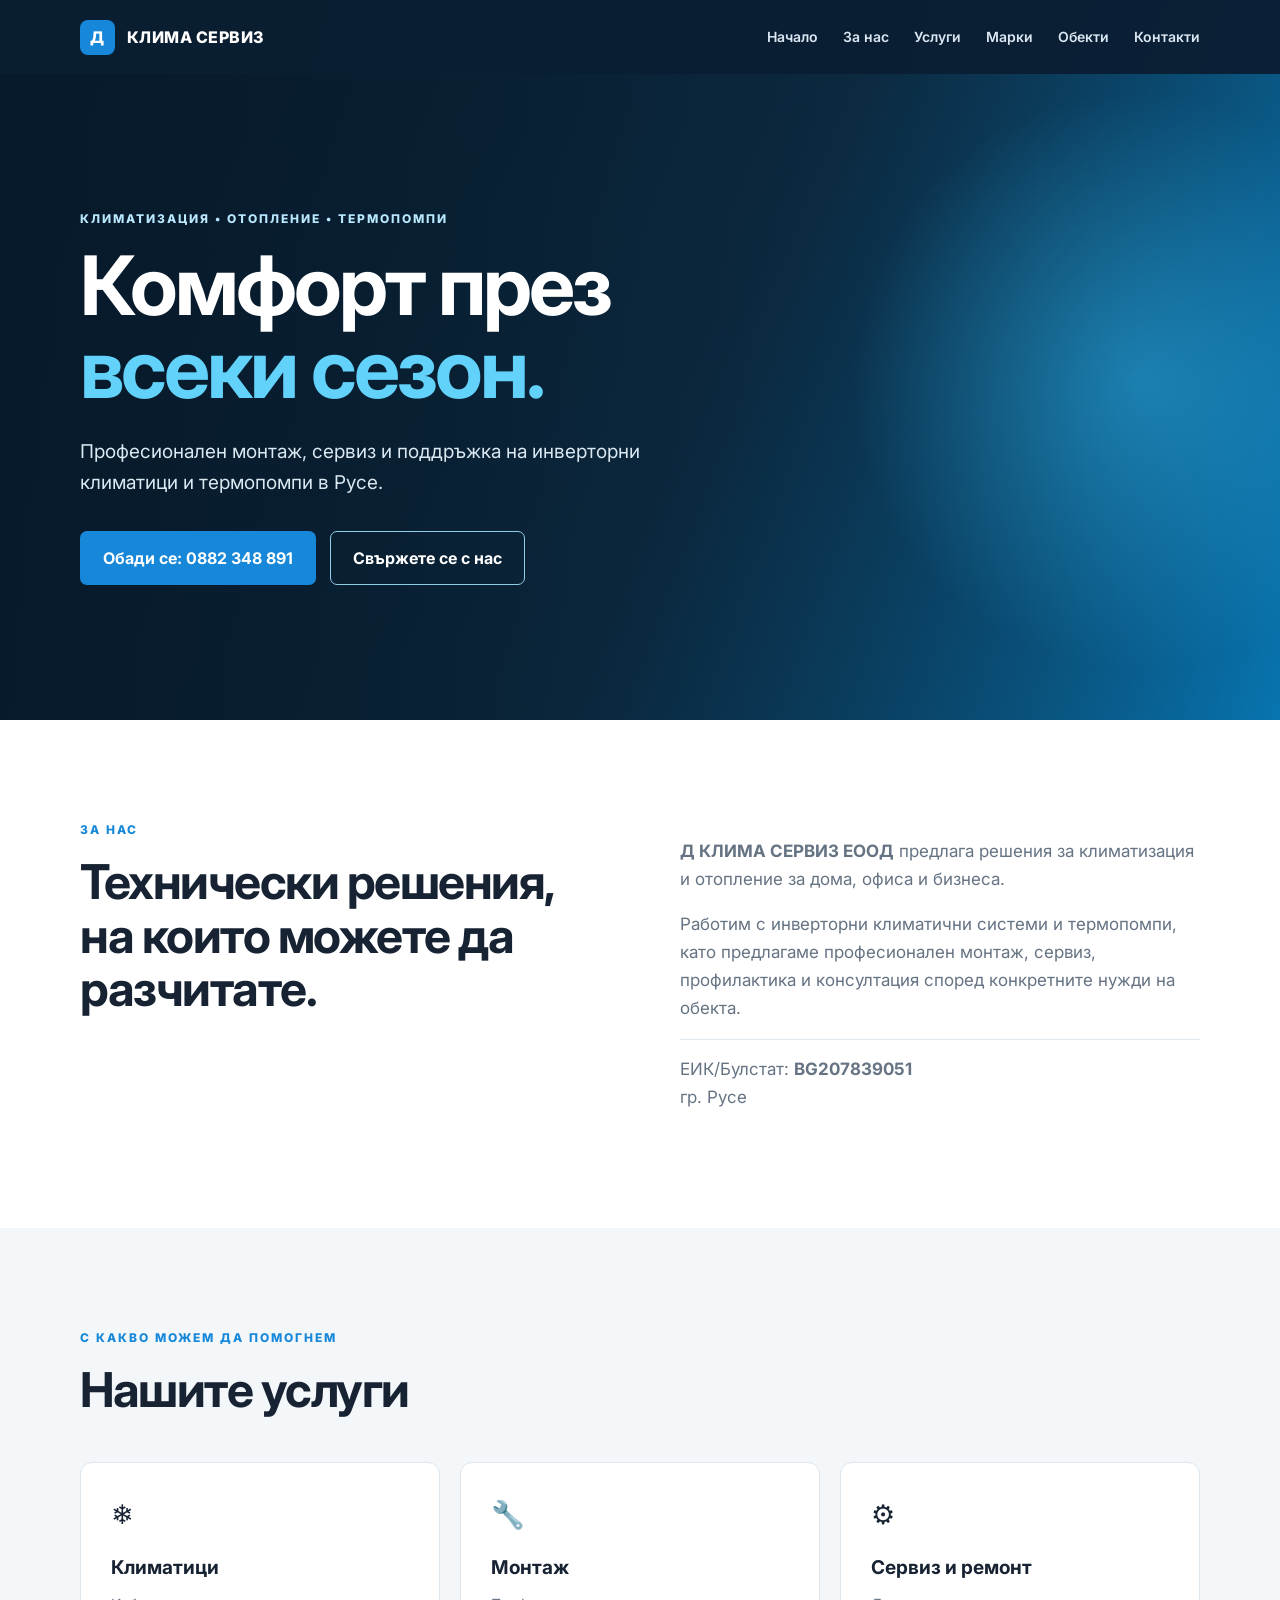
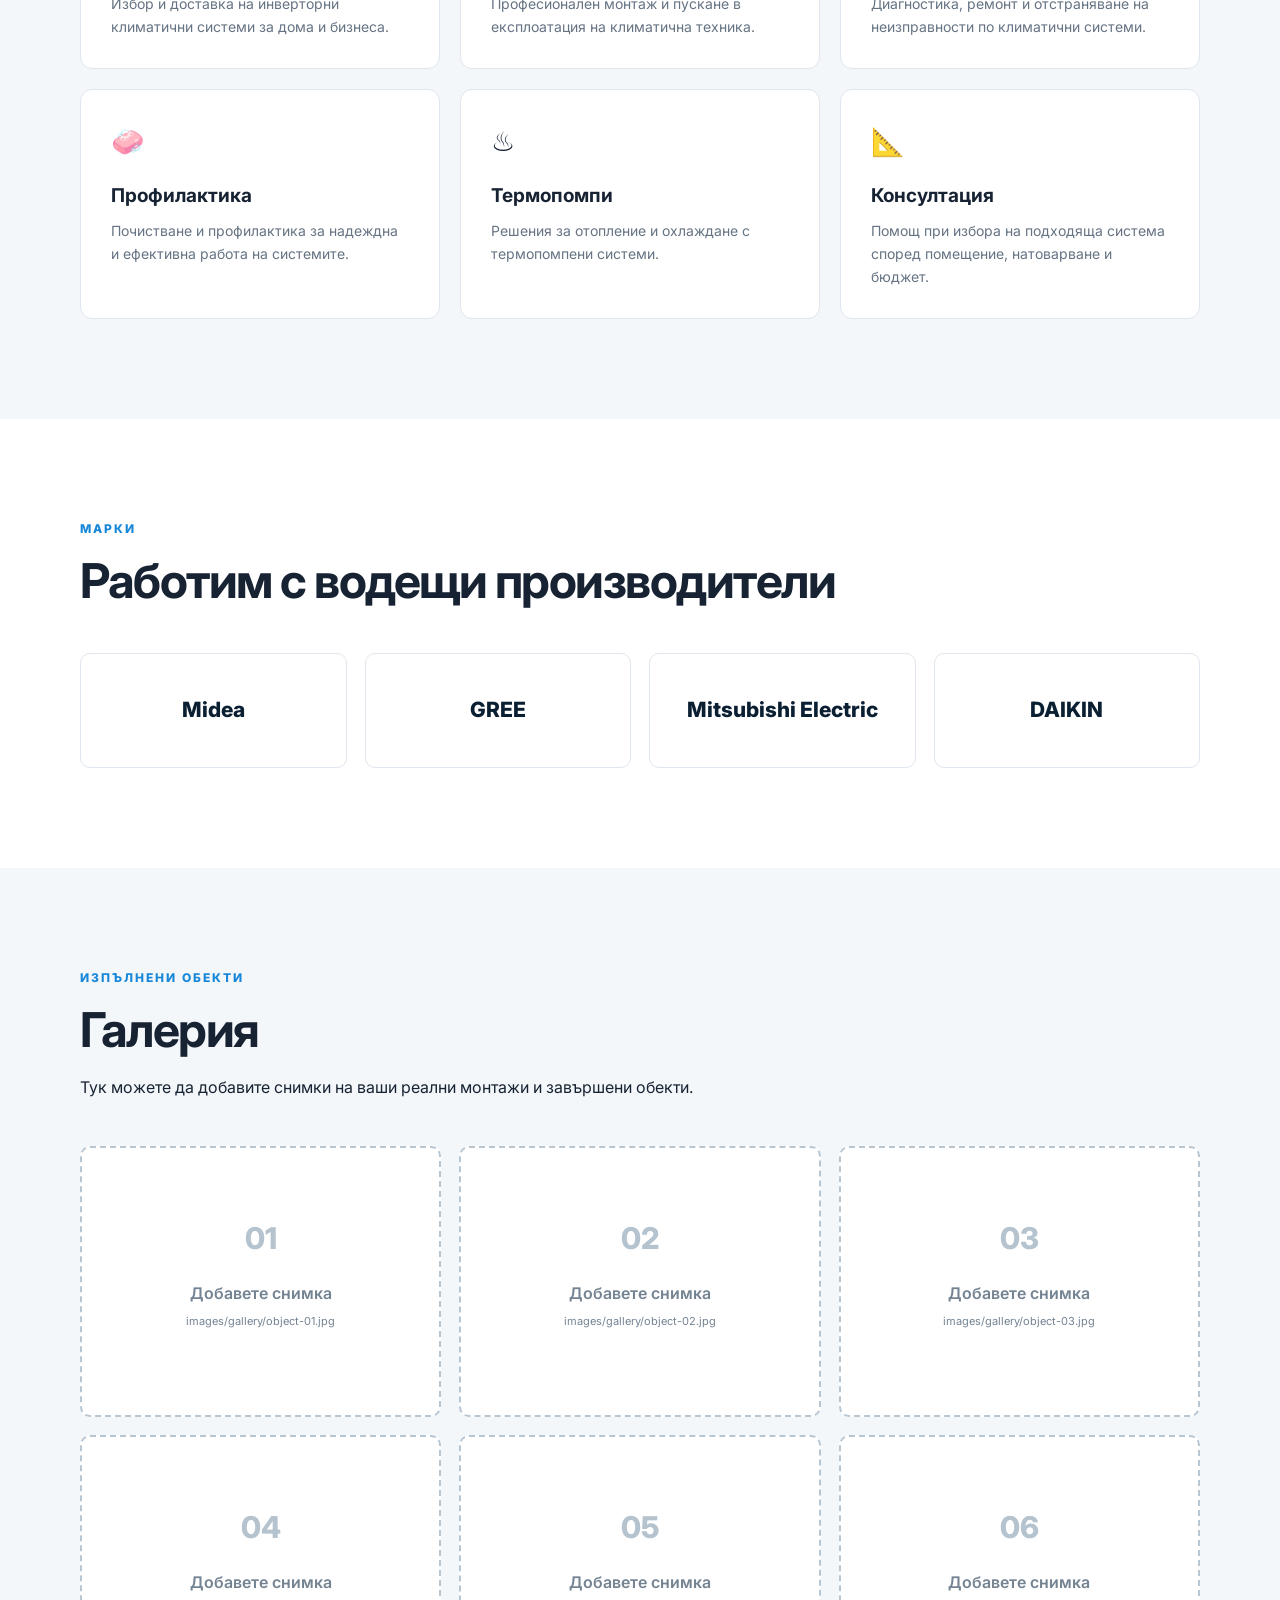
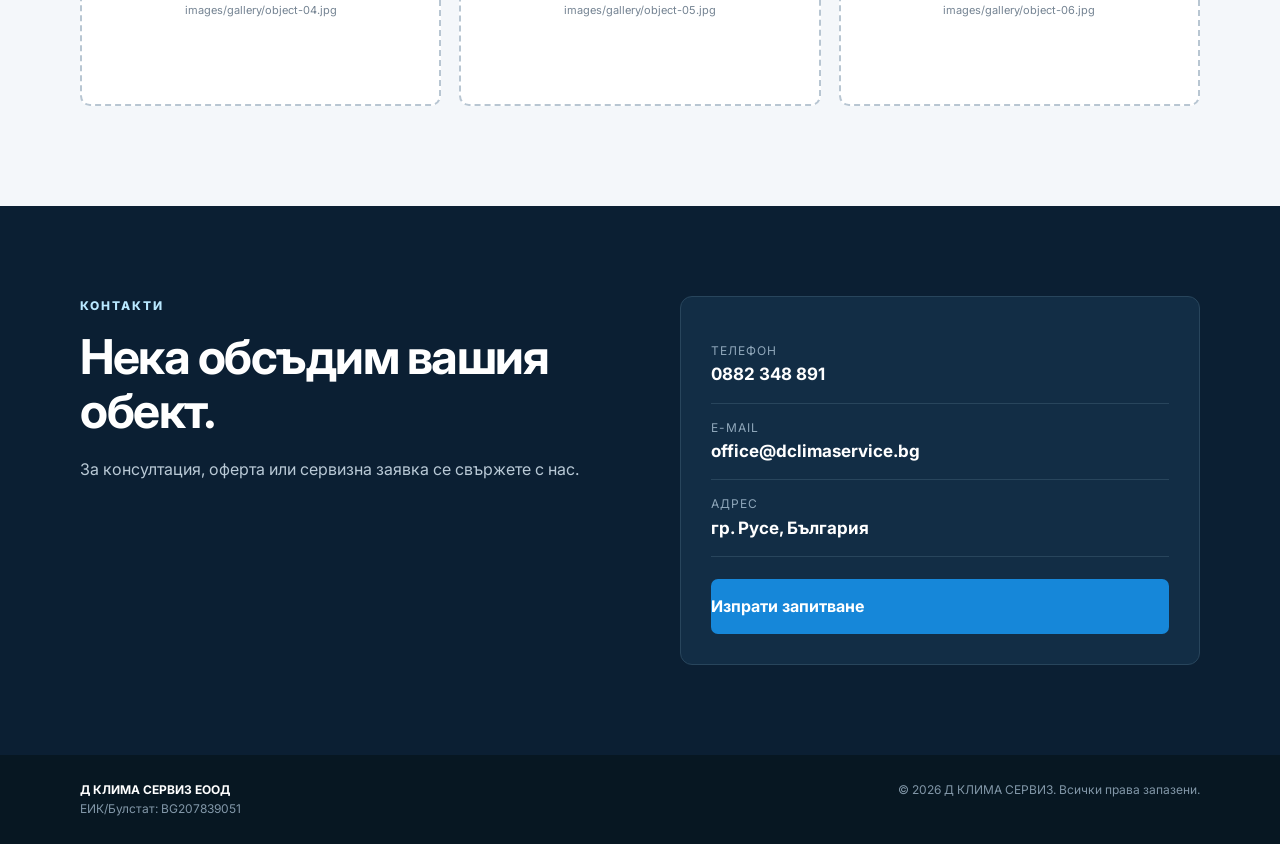
<file: index.html>
<!doctype html>
<html lang="bg">
<head>
  <meta charset="utf-8">
  <meta name="viewport" content="width=device-width, initial-scale=1">
  <meta name="description" content="Д КЛИМА СЕРВИЗ ЕООД – монтаж, сервиз и поддръжка на инверторни климатици и термопомпи в Русе. Midea, Gree, Mitsubishi Electric и DAIKIN.">
  <title>Д КЛИМА СЕРВИЗ | Климатици и термопомпи – Русе</title>
  <link rel="stylesheet" href="style.css">
</head>
<body>
<header class="site-header">
  <nav class="nav container">
    <a class="logo" href="#home"><span>Д</span> КЛИМА СЕРВИЗ</a>
    <button class="menu-toggle" aria-label="Отвори меню">☰</button>
    <div class="nav-links">
      <a href="#home">Начало</a>
      <a href="#about">За нас</a>
      <a href="#services">Услуги</a>
      <a href="#brands">Марки</a>
      <a href="#gallery">Обекти</a>
      <a href="#contact">Контакти</a>
    </div>
  </nav>
</header>

<main>
<section id="home" class="hero">
  <div class="hero-overlay"></div>
  <div class="container hero-content">
    <p class="eyebrow">КЛИМАТИЗАЦИЯ • ОТОПЛЕНИЕ • ТЕРМОПОМПИ</p>
    <h1>Комфорт през<br><strong>всеки сезон.</strong></h1>
    <p class="hero-text">Професионален монтаж, сервиз и поддръжка на инверторни климатици и термопомпи в Русе.</p>
    <div class="hero-actions">
      <a class="btn btn-primary" href="tel:+359882348891">Обади се: 0882 348 891</a>
      <a class="btn btn-outline" href="#contact">Свържете се с нас</a>
    </div>
  </div>
</section>

<section id="about" class="section">
  <div class="container two-col">
    <div>
      <p class="eyebrow dark">ЗА НАС</p>
      <h2>Технически решения, на които можете да разчитате.</h2>
    </div>
    <div class="about-copy">
      <p><strong>Д КЛИМА СЕРВИЗ ЕООД</strong> предлага решения за климатизация и отопление за дома, офиса и бизнеса.</p>
      <p>Работим с инверторни климатични системи и термопомпи, като предлагаме професионален монтаж, сервиз, профилактика и консултация според конкретните нужди на обекта.</p>
      <p class="company-data">ЕИК/Булстат: <strong>BG207839051</strong><br>гр. Русе</p>
    </div>
  </div>
</section>

<section id="services" class="section section-light">
  <div class="container">
    <div class="section-heading">
      <p class="eyebrow dark">С КАКВО МОЖЕМ ДА ПОМОГНЕМ</p>
      <h2>Нашите услуги</h2>
    </div>
    <div class="cards">
      <article class="card"><div class="icon">❄</div><h3>Климатици</h3><p>Избор и доставка на инверторни климатични системи за дома и бизнеса.</p></article>
      <article class="card"><div class="icon">🔧</div><h3>Монтаж</h3><p>Професионален монтаж и пускане в експлоатация на климатична техника.</p></article>
      <article class="card"><div class="icon">⚙</div><h3>Сервиз и ремонт</h3><p>Диагностика, ремонт и отстраняване на неизправности по климатични системи.</p></article>
      <article class="card"><div class="icon">🧼</div><h3>Профилактика</h3><p>Почистване и профилактика за надеждна и ефективна работа на системите.</p></article>
      <article class="card"><div class="icon">♨</div><h3>Термопомпи</h3><p>Решения за отопление и охлаждане с термопомпени системи.</p></article>
      <article class="card"><div class="icon">📐</div><h3>Консултация</h3><p>Помощ при избора на подходяща система според помещение, натоварване и бюджет.</p></article>
    </div>
  </div>
</section>

<section id="brands" class="section">
  <div class="container">
    <div class="section-heading">
      <p class="eyebrow dark">МАРКИ</p>
      <h2>Работим с водещи производители</h2>
    </div>
    <div class="brands">
      <div class="brand">Midea</div>
      <div class="brand">GREE</div>
      <div class="brand">Mitsubishi Electric</div>
      <div class="brand">DAIKIN</div>
    </div>
  </div>
</section>

<section id="gallery" class="section section-light">
  <div class="container">
    <div class="section-heading">
      <p class="eyebrow dark">ИЗПЪЛНЕНИ ОБЕКТИ</p>
      <h2>Галерия</h2>
      <p>Тук можете да добавите снимки на ваши реални монтажи и завършени обекти.</p>
    </div>
    <div class="gallery">
      <div class="gallery-placeholder"><span>01</span><p>Добавете снимка<br><small>images/gallery/object-01.jpg</small></p></div>
      <div class="gallery-placeholder"><span>02</span><p>Добавете снимка<br><small>images/gallery/object-02.jpg</small></p></div>
      <div class="gallery-placeholder"><span>03</span><p>Добавете снимка<br><small>images/gallery/object-03.jpg</small></p></div>
      <div class="gallery-placeholder"><span>04</span><p>Добавете снимка<br><small>images/gallery/object-04.jpg</small></p></div>
      <div class="gallery-placeholder"><span>05</span><p>Добавете снимка<br><small>images/gallery/object-05.jpg</small></p></div>
      <div class="gallery-placeholder"><span>06</span><p>Добавете снимка<br><small>images/gallery/object-06.jpg</small></p></div>
    </div>
  </div>
</section>

<section id="contact" class="contact-section">
  <div class="container contact-grid">
    <div>
      <p class="eyebrow">КОНТАКТИ</p>
      <h2>Нека обсъдим вашия обект.</h2>
      <p>За консултация, оферта или сервизна заявка се свържете с нас.</p>
    </div>
    <div class="contact-box">
      <a href="tel:+359882348891"><span>Телефон</span><strong>0882 348 891</strong></a>
      <a href="mailto:office@dclimaservice.bg"><span>E-mail</span><strong>office@dclimaservice.bg</strong></a>
      <div><span>Адрес</span><strong>гр. Русе, България</strong></div>
      <a class="btn btn-primary full" href="mailto:office@dclimaservice.bg?subject=Запитване%20към%20Д%20КЛИМА%20СЕРВИЗ">Изпрати запитване</a>
    </div>
  </div>
</section>
</main>

<footer>
  <div class="container footer-inner">
    <div><strong>Д КЛИМА СЕРВИЗ ЕООД</strong><br><span>ЕИК/Булстат: BG207839051</span></div>
    <div>© <span id="year"></span> Д КЛИМА СЕРВИЗ. Всички права запазени.</div>
  </div>
</footer>
<script src="script.js"></script>
</body>
</html>
</file>
<file: style.css>
@import url('https://fonts.googleapis.com/css2?family=Inter:wght@400;500;600;700;800&display=swap');
:root{--navy:#0b1f33;--blue:#1687d9;--cyan:#32b8ef;--text:#172333;--muted:#657383;--light:#f4f7fa;--white:#fff;--border:#dfe6ed}
*{box-sizing:border-box}html{scroll-behavior:smooth}body{margin:0;font-family:Inter,Arial,sans-serif;color:var(--text);line-height:1.65}a{text-decoration:none;color:inherit}.container{width:min(1120px,92%);margin:auto}
.site-header{position:fixed;top:0;width:100%;z-index:20;background:rgba(11,31,51,.96);backdrop-filter:blur(10px)}.nav{height:74px;display:flex;align-items:center;justify-content:space-between}.logo{color:#fff;font-weight:800;letter-spacing:.5px}.logo span{display:inline-grid;place-items:center;width:35px;height:35px;margin-right:8px;border-radius:8px;background:var(--blue)}.nav-links{display:flex;gap:25px;color:#dbe8f3;font-size:14px;font-weight:600}.nav-links a:hover{color:#fff}.menu-toggle{display:none;background:none;border:0;color:#fff;font-size:26px}
.hero{min-height:720px;padding-top:74px;display:flex;align-items:center;position:relative;background:linear-gradient(115deg,#071a2b 0%,#0e3049 55%,#087fbf 100%);overflow:hidden}.hero:after{content:"";position:absolute;width:600px;height:600px;border-radius:50%;right:-160px;top:80px;background:radial-gradient(circle,rgba(50,184,239,.45),transparent 68%)}.hero-overlay{position:absolute;inset:0;background:linear-gradient(90deg,rgba(7,26,43,.95),rgba(7,26,43,.45),rgba(7,26,43,.1))}.hero-content{position:relative;z-index:2;color:#fff}.eyebrow{font-size:12px;letter-spacing:2px;font-weight:800;color:#b9e8ff;margin:0 0 15px}.eyebrow.dark{color:var(--blue)}h1{font-size:clamp(46px,7vw,82px);line-height:1.02;margin:0 0 25px;letter-spacing:-3px}h1 strong{color:#62d2fa}.hero-text{max-width:620px;font-size:19px;color:#dbe9f2}.hero-actions{display:flex;gap:14px;margin-top:32px}.btn{display:inline-flex;justify-content:center;align-items:center;padding:13px 22px;border-radius:7px;font-weight:700;border:1px solid transparent}.btn-primary{background:var(--blue);color:#fff}.btn-primary:hover{background:#0875bf}.btn-outline{border-color:#8fcce8;color:#fff}.btn-outline:hover{background:#fff;color:var(--navy)}
.section{padding:100px 0}.section-light{background:var(--light)}.two-col{display:grid;grid-template-columns:1fr 1fr;gap:80px}.section-heading{margin-bottom:45px}h2{font-size:clamp(32px,4vw,48px);line-height:1.12;letter-spacing:-1.5px;margin:0 0 18px}.about-copy{font-size:17px;color:var(--muted)}.company-data{padding-top:15px;border-top:1px solid var(--border)}
.cards{display:grid;grid-template-columns:repeat(3,1fr);gap:20px}.card{background:#fff;padding:30px;border:1px solid var(--border);border-radius:12px;transition:.2s}.card:hover{transform:translateY(-4px);box-shadow:0 12px 35px rgba(11,31,51,.08)}.icon{font-size:27px;margin-bottom:15px}.card h3{margin:0 0 8px;font-size:19px}.card p{color:var(--muted);margin:0;font-size:14px}
.brands{display:grid;grid-template-columns:repeat(4,1fr);gap:18px}.brand{min-height:115px;display:grid;place-items:center;border:1px solid var(--border);border-radius:10px;font-weight:800;font-size:21px;color:var(--navy);background:#fff}
.gallery{display:grid;grid-template-columns:repeat(3,1fr);gap:18px}.gallery-placeholder{aspect-ratio:4/3;border-radius:10px;border:2px dashed #b8c6d2;display:flex;flex-direction:column;align-items:center;justify-content:center;color:#748392;background:#fff;text-align:center}.gallery-placeholder span{font-size:30px;font-weight:800;color:#b5c3cf}.gallery-placeholder p{font-weight:600}.gallery-placeholder small{font-weight:400;font-size:11px}
.contact-section{padding:90px 0;background:var(--navy);color:#fff}.contact-grid{display:grid;grid-template-columns:1fr 1fr;gap:80px}.contact-section h2{color:#fff}.contact-section p:not(.eyebrow){color:#b9c9d6}.contact-box{background:#122d45;border:1px solid #28455c;border-radius:12px;padding:30px}.contact-box>a,.contact-box>div{display:block;padding:14px 0;border-bottom:1px solid #28455c}.contact-box span{display:block;color:#8fa7ba;font-size:12px;text-transform:uppercase;letter-spacing:1px}.contact-box strong{font-size:17px}.contact-box a:hover strong{color:#62d2fa}.contact-box .full{margin-top:22px;border:0;width:100%}
footer{background:#071722;color:#8297a8;padding:25px 0;font-size:12px}.footer-inner{display:flex;justify-content:space-between;gap:20px}.footer-inner strong{color:#fff}
@media(max-width:800px){.nav-links{display:none;position:absolute;top:74px;left:0;right:0;padding:18px 4%;background:var(--navy);flex-direction:column;gap:12px}.nav-links.open{display:flex}.menu-toggle{display:block}.hero{min-height:650px}.hero-actions{flex-direction:column;align-items:stretch}.two-col,.contact-grid{grid-template-columns:1fr;gap:35px}.cards{grid-template-columns:1fr 1fr}.brands{grid-template-columns:1fr 1fr}.gallery{grid-template-columns:1fr 1fr}.footer-inner{flex-direction:column}}
@media(max-width:520px){h1{letter-spacing:-2px}.section{padding:70px 0}.cards,.brands,.gallery{grid-template-columns:1fr}.hero-text{font-size:16px}.logo{font-size:14px}}
</file>
